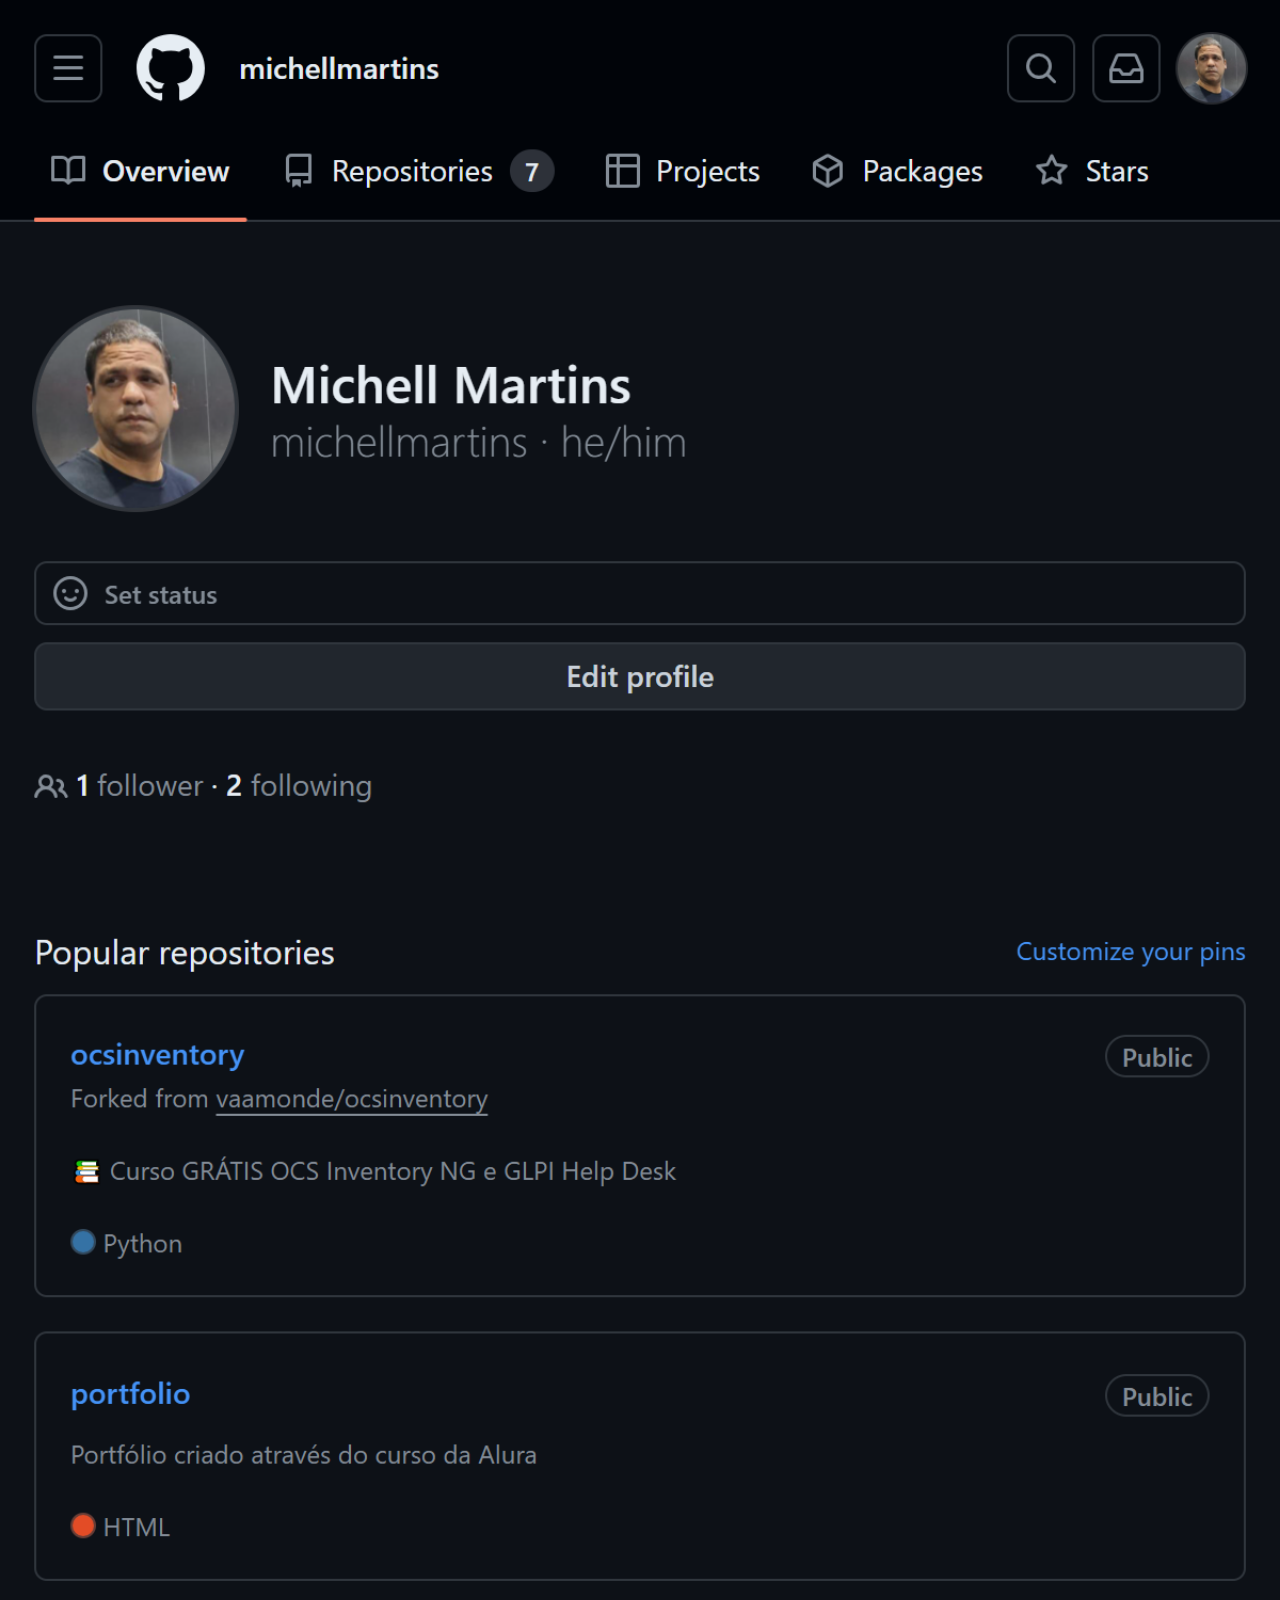
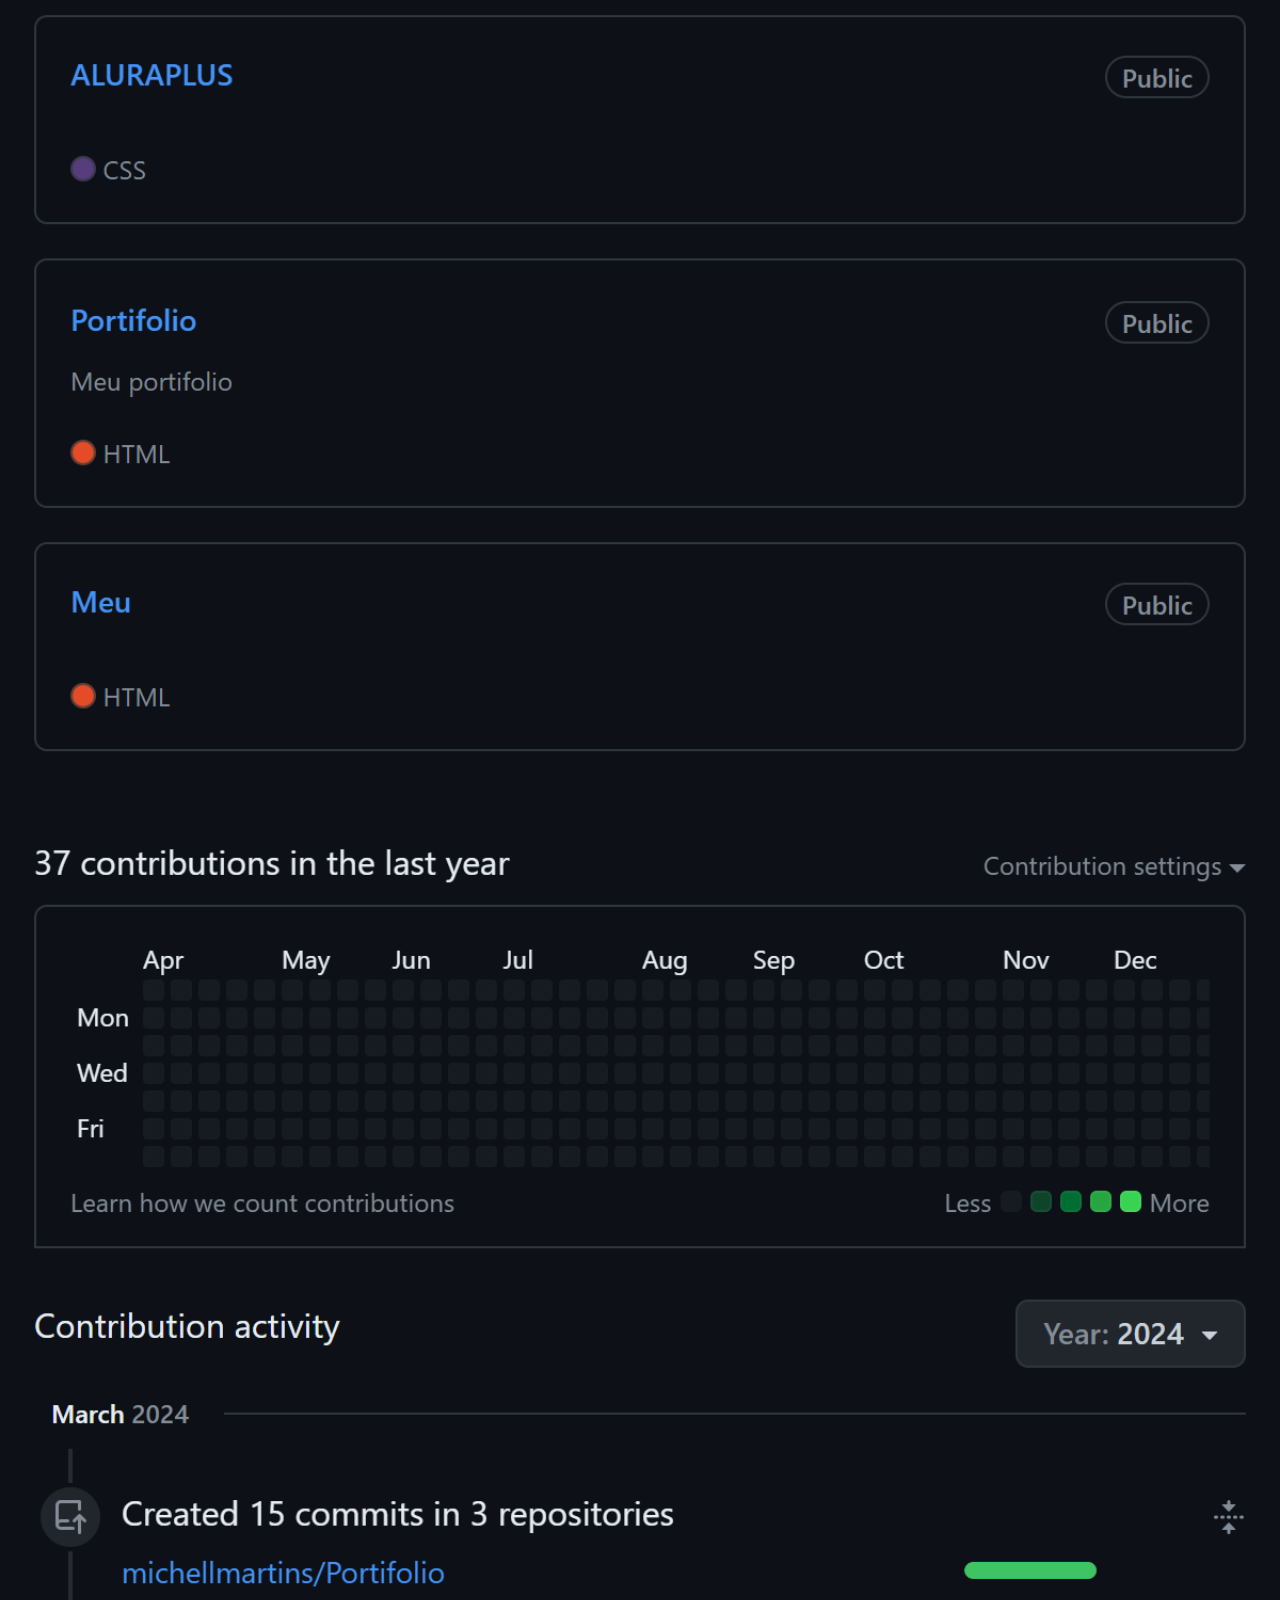
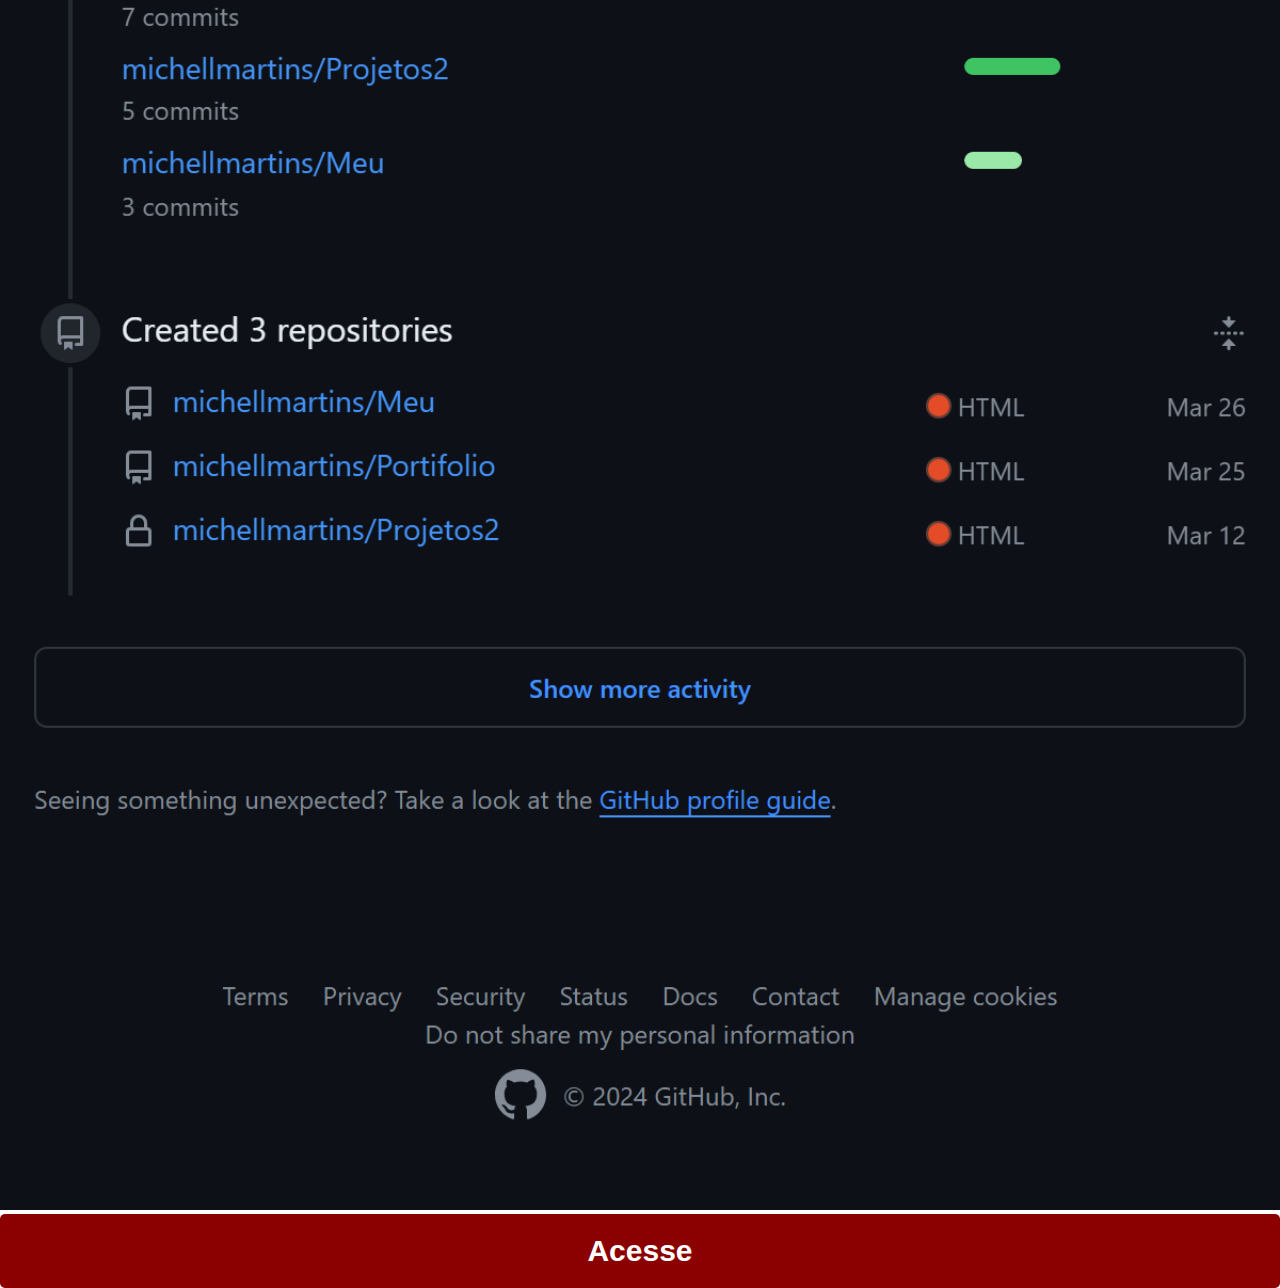
<file: github.html>
<!DOCTYPE html>
<html lang="pt-br">
<head>
    <meta charset="UTF-8">
    <meta name="viewport" content="width=device-width, initial-scale=1.0">
    <title>Git Hub</title>
    <link rel="stylesheet" href="estilo\social.css">
</head>
<body>
    <img src="imagens/tela-github.png" alt="tela-linkedin">
    <a href="https://github.com/michellmartins" target="_blank"> Acesse</a>
    
</body>
</html>
</file>
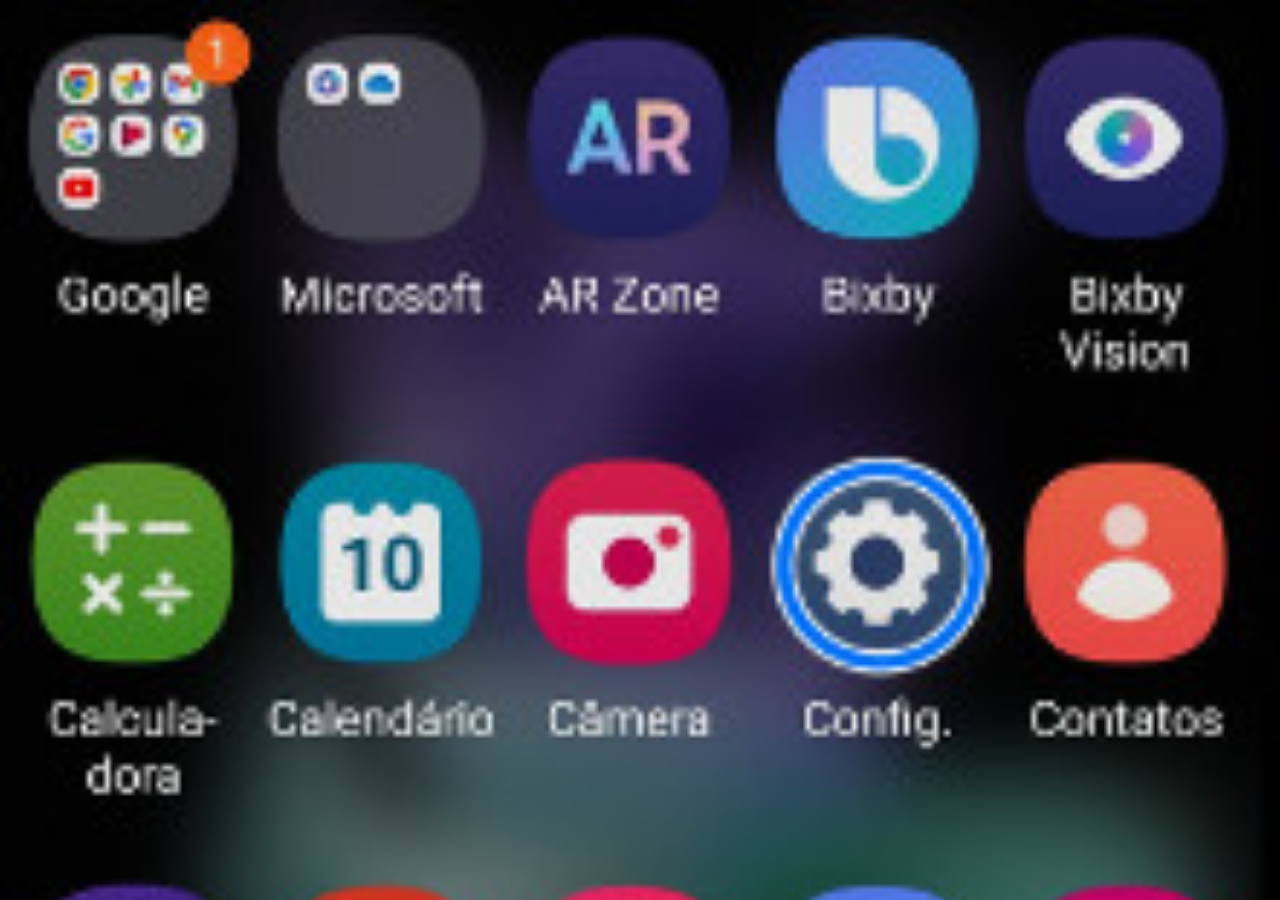
<file: home.html>
<!DOCTYPE html>
<html lang="pt-br">
<head>
    <meta charset="UTF-8">
    <meta name="viewport" content="width=device-width, initial-scale=1.0">
    <title>Home</title>
    <style>
        *{
            margin: 0;
            padding: 0;
        }

        body {
            height: 100vh;
            width: 100vw;
            background: black url(imagens/tela-home2.jpg) no-repeat top center;
            background-size: cover;
        }
    </style>
</head>
<body>
    
</body>
</html>
</file>
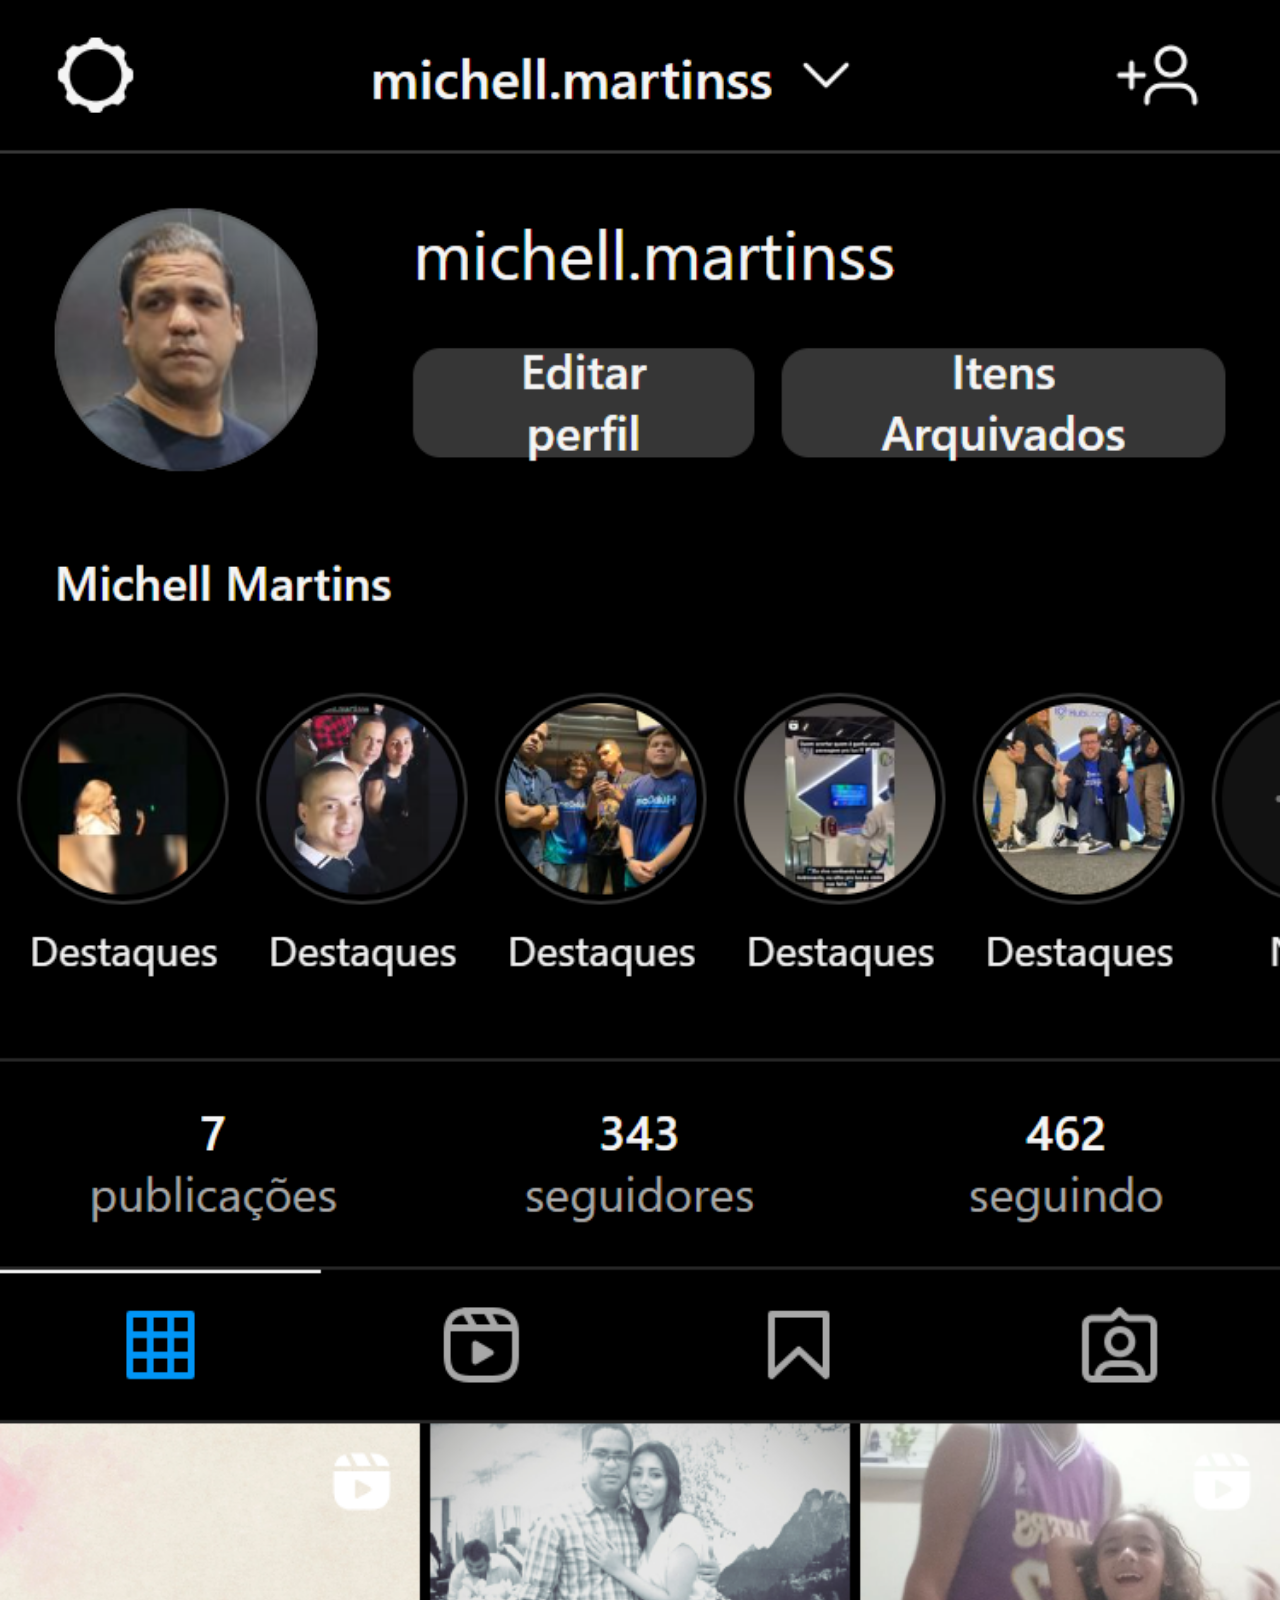
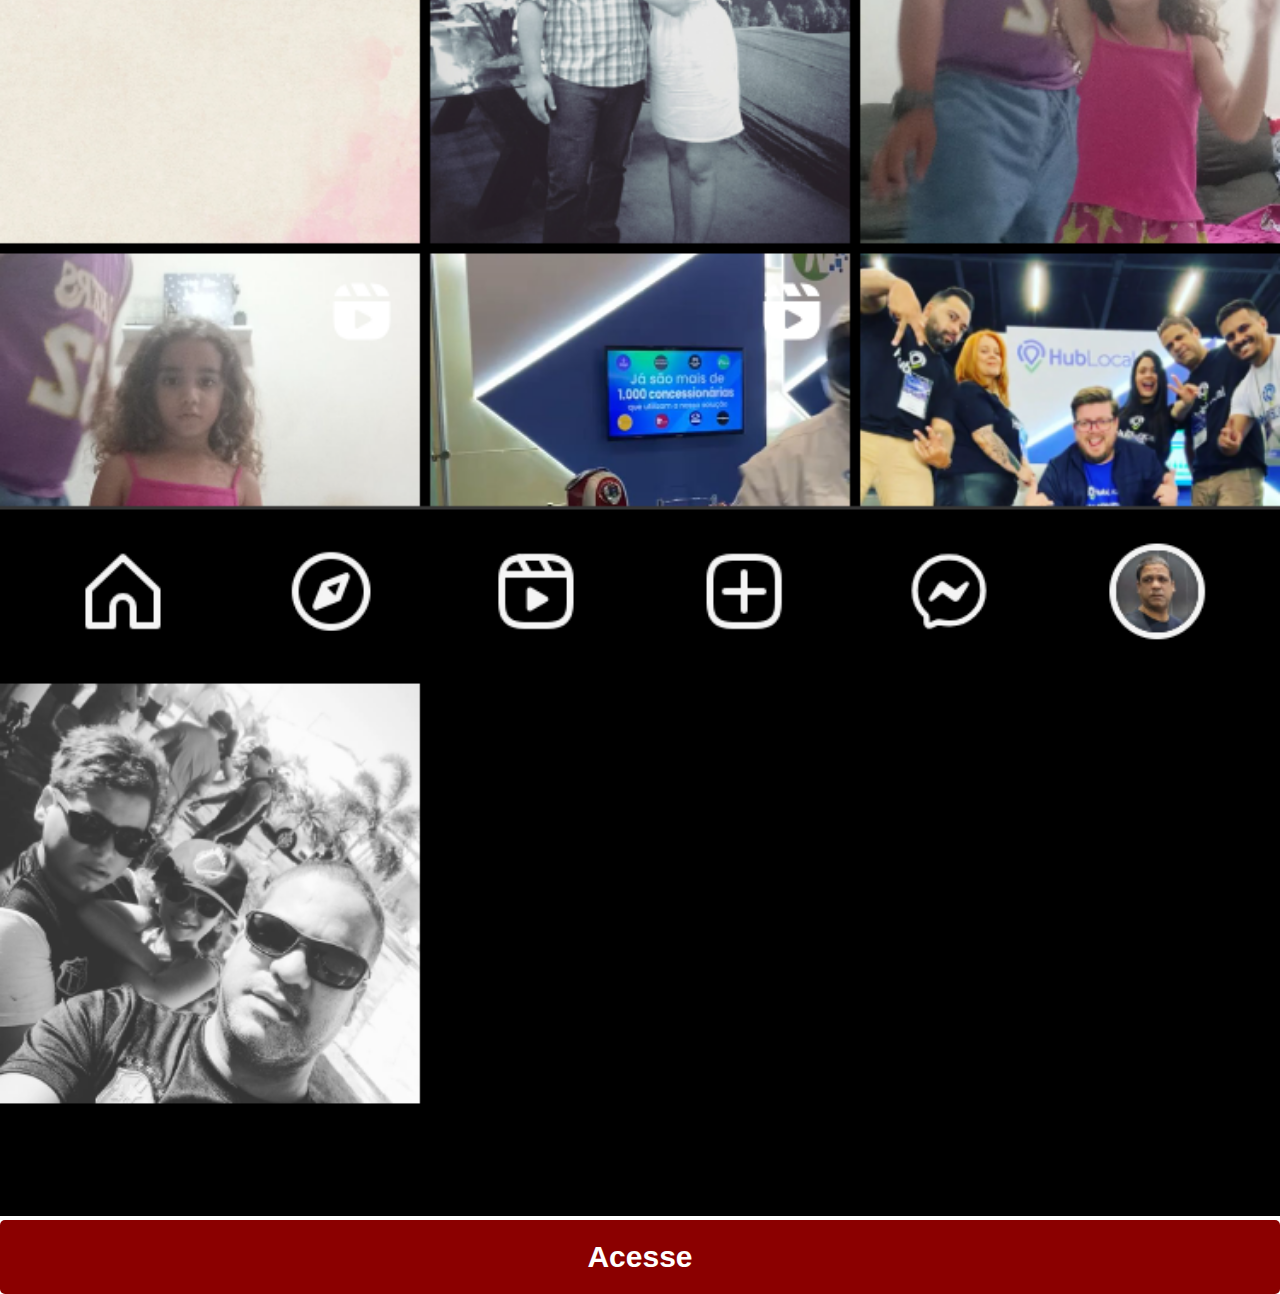
<file: instagram.html>
<!DOCTYPE html>
<html lang="pt-br">
<head>
    <meta charset="UTF-8">
    <meta name="viewport" content="width=device-width, initial-scale=1.0">
    <title>Instagram</title>
    <link rel="stylesheet" href="estilo\social.css">
</head>
<body>
    <img src="imagens/tela-instagram.png" alt="tela-instagram">
    <a href="https://www.instagram.com/michell.martinss/" target="_blank"> Acesse</a>
    
</body>
</html>
</file>
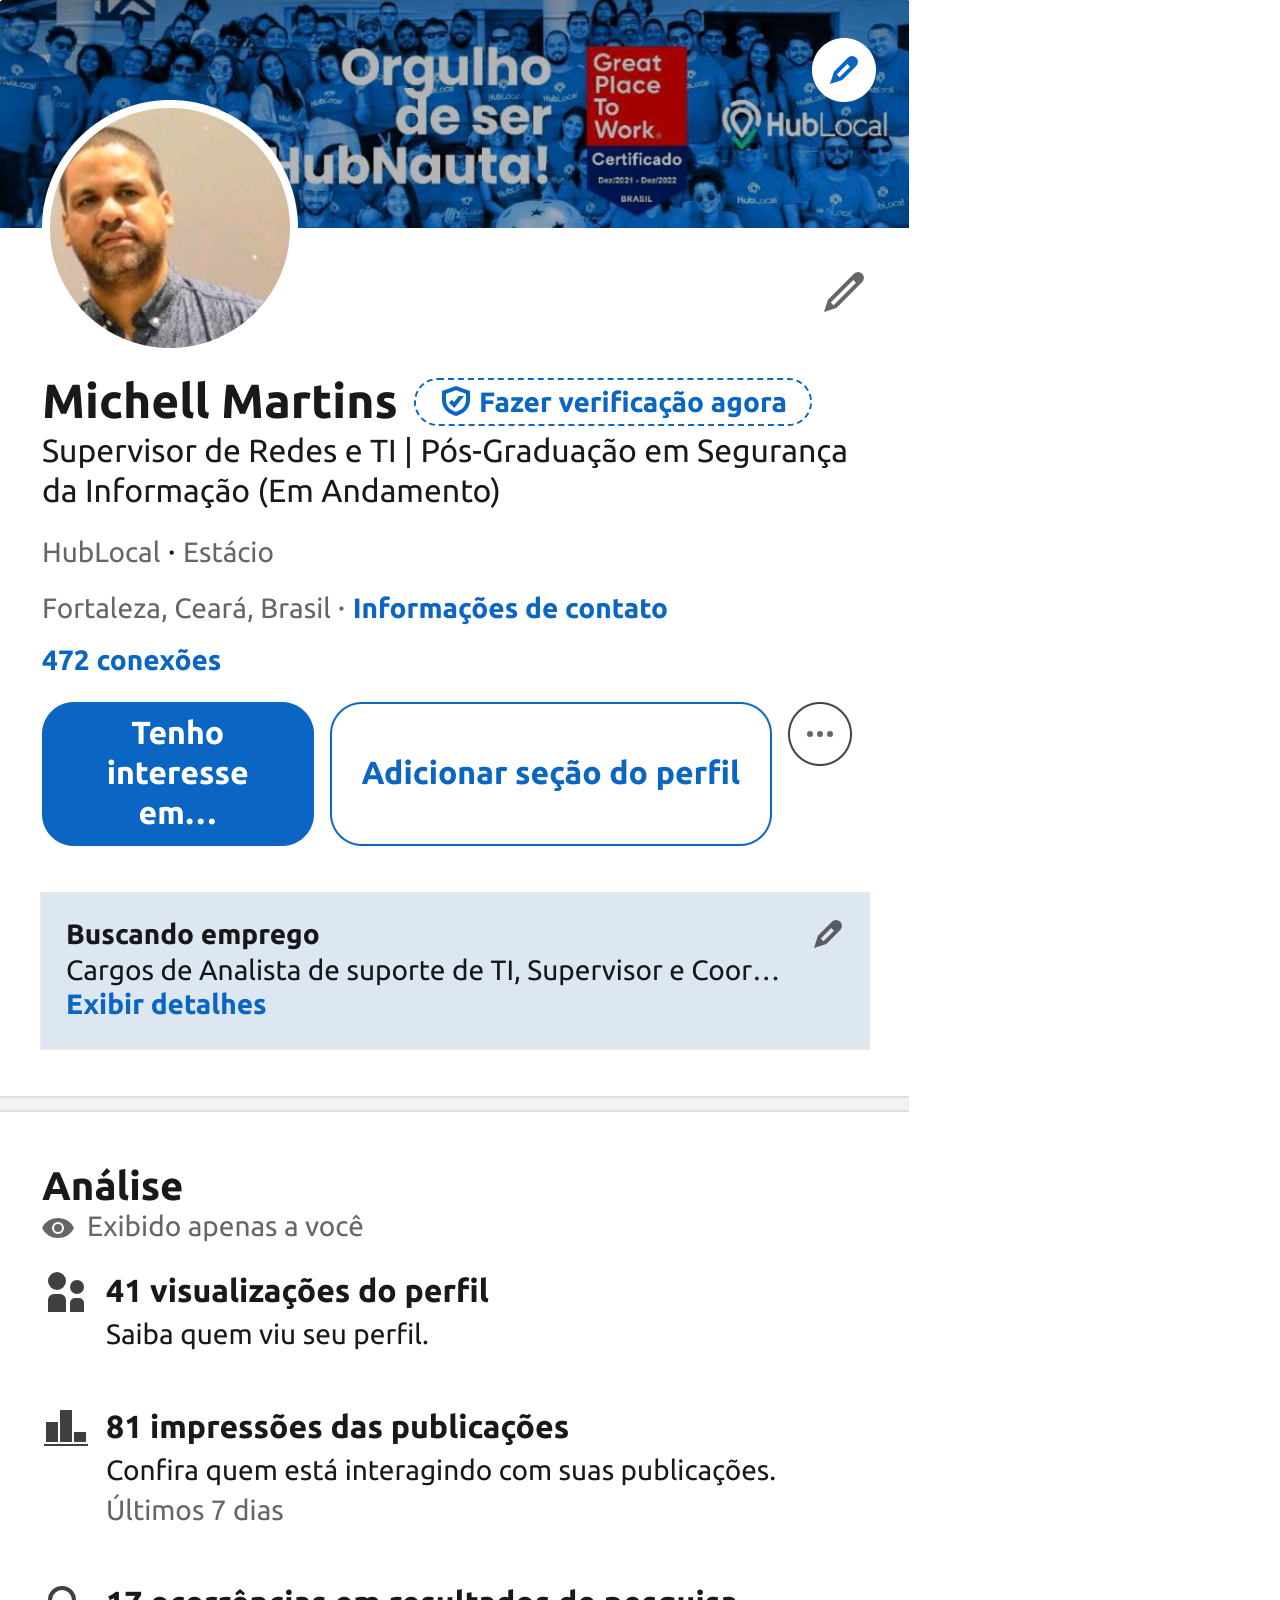
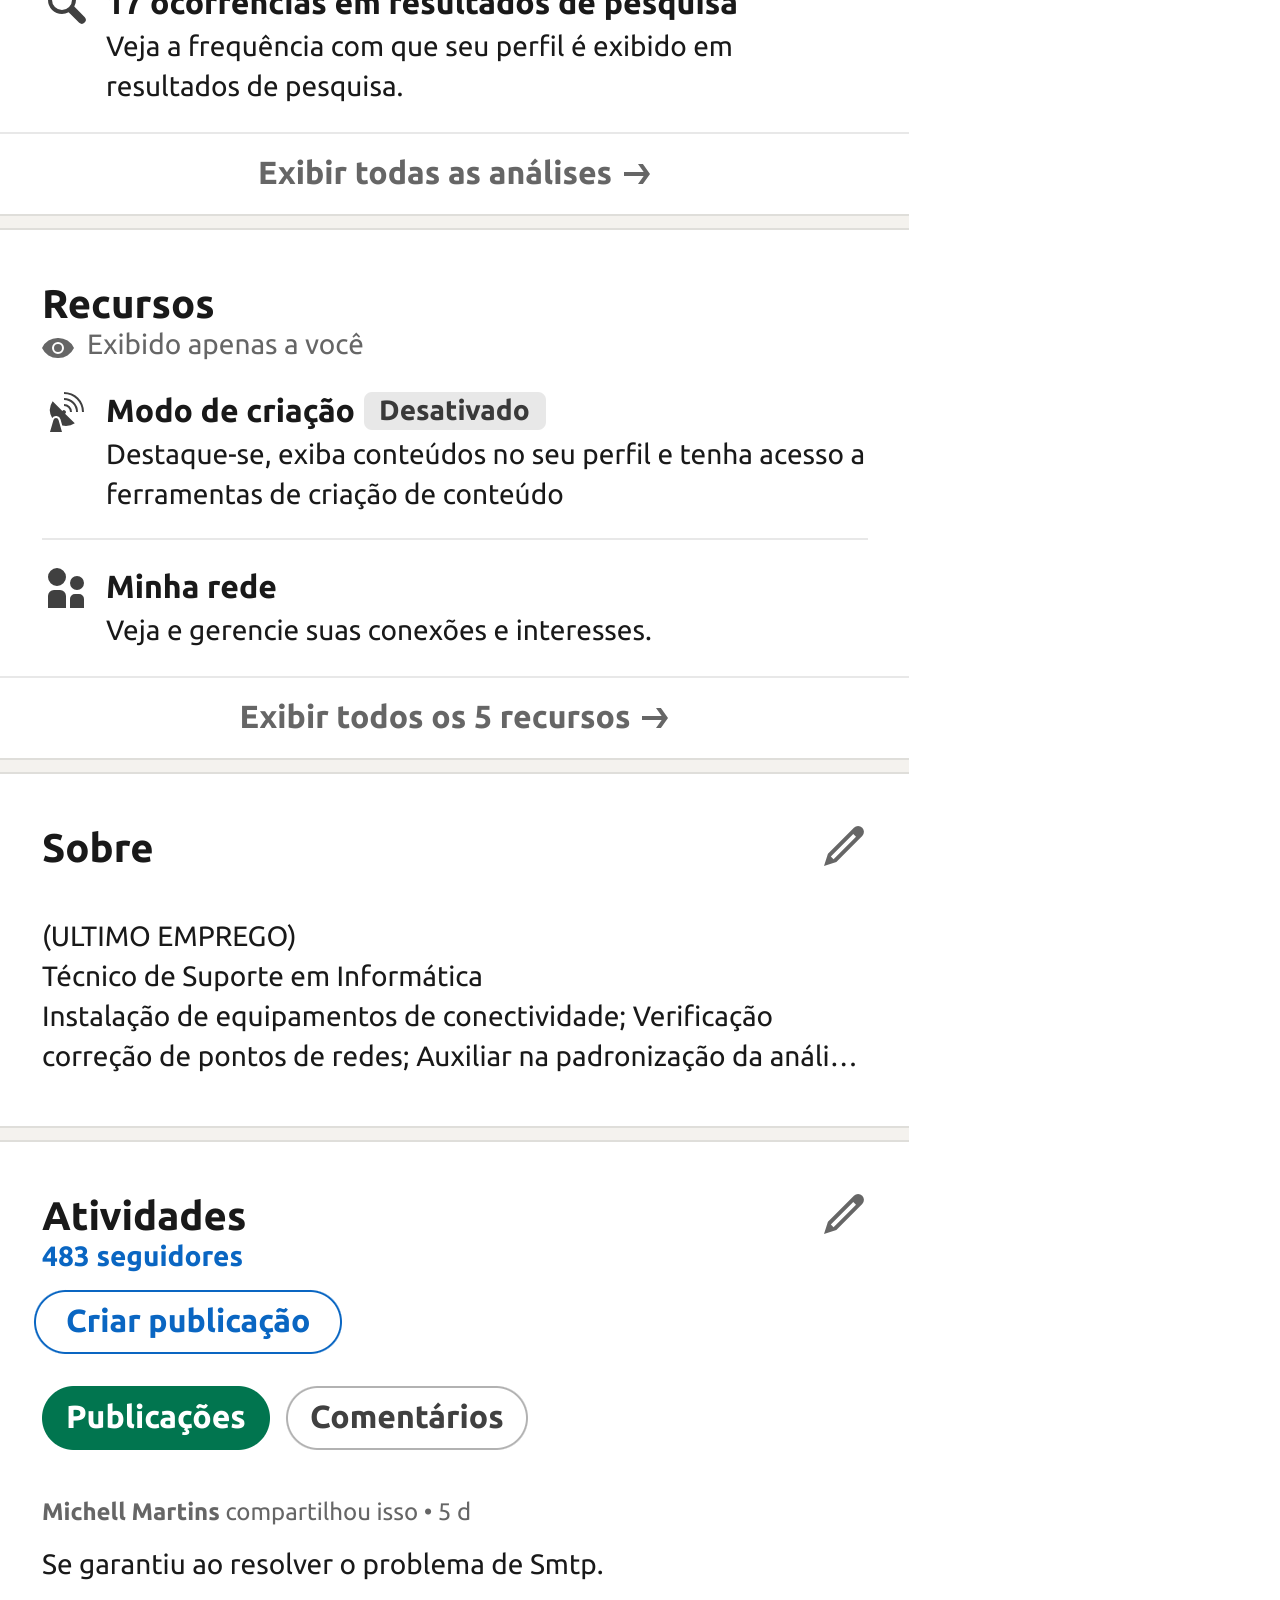
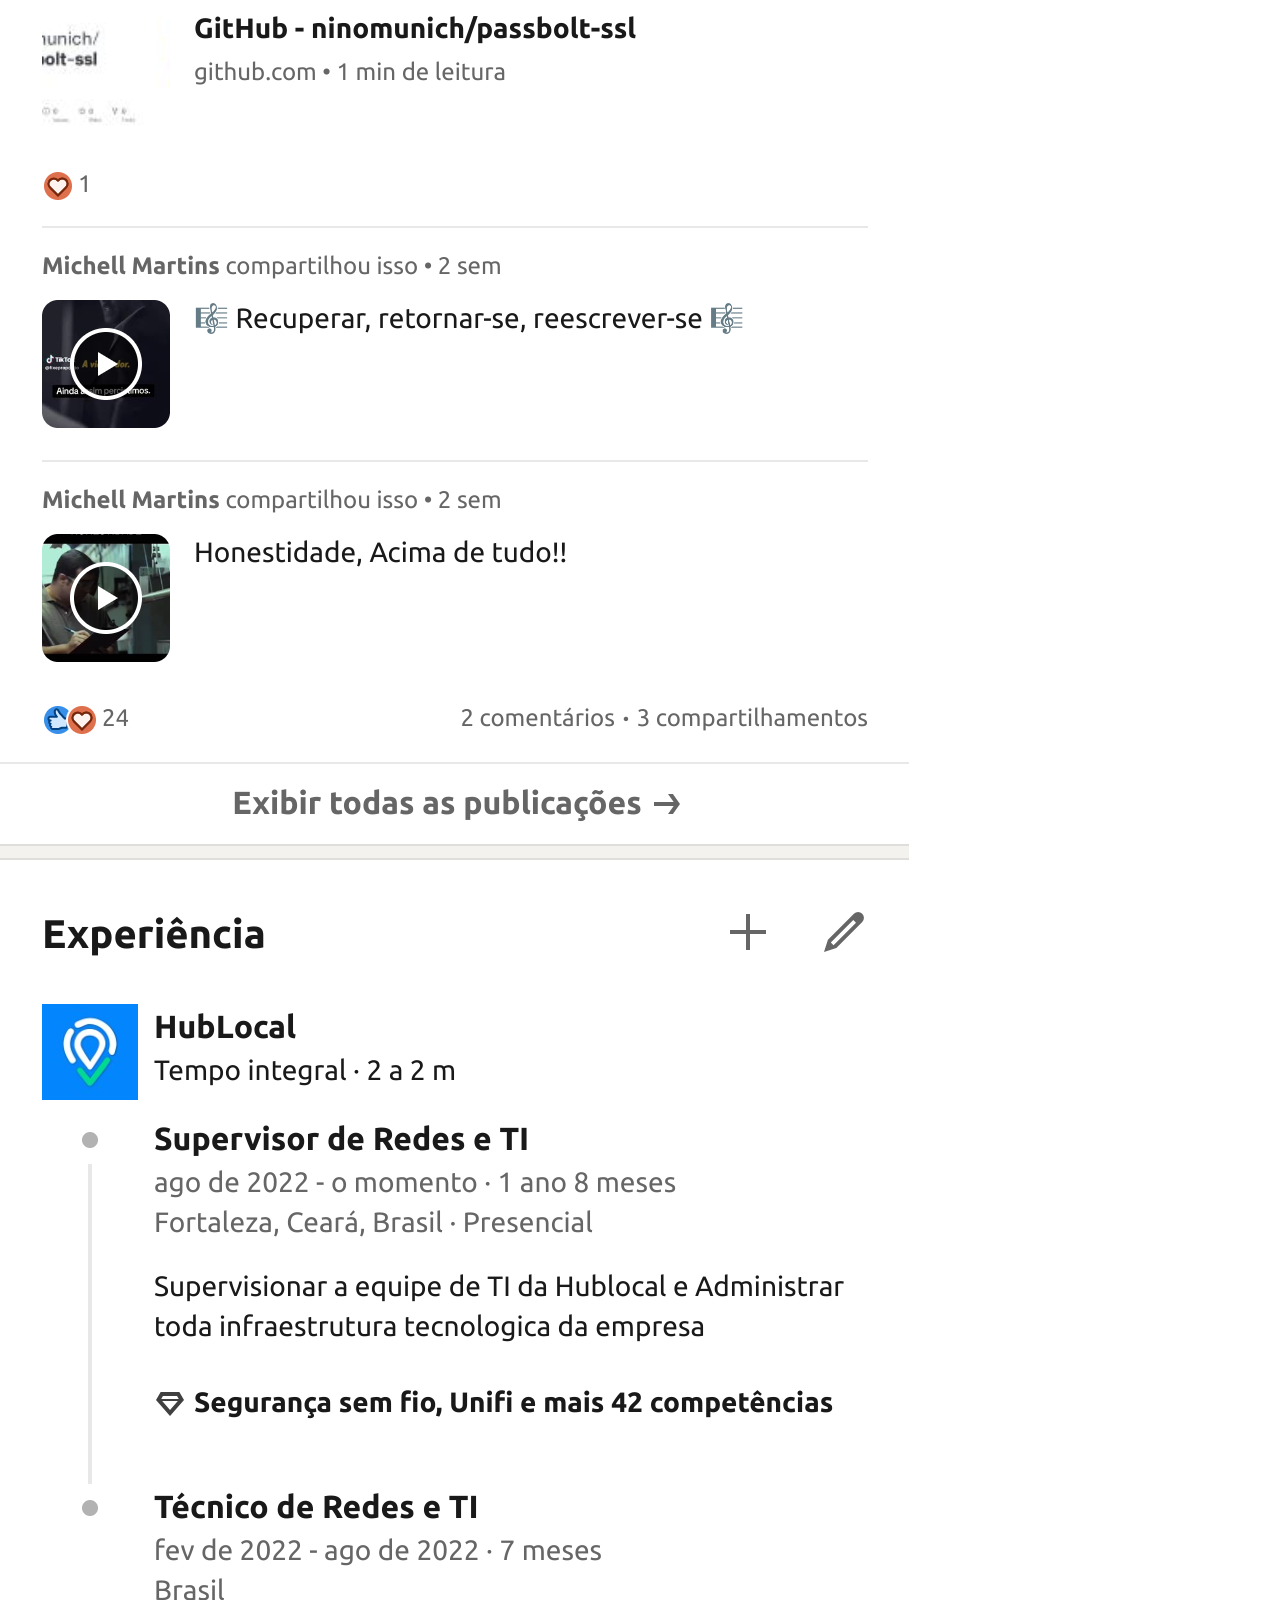
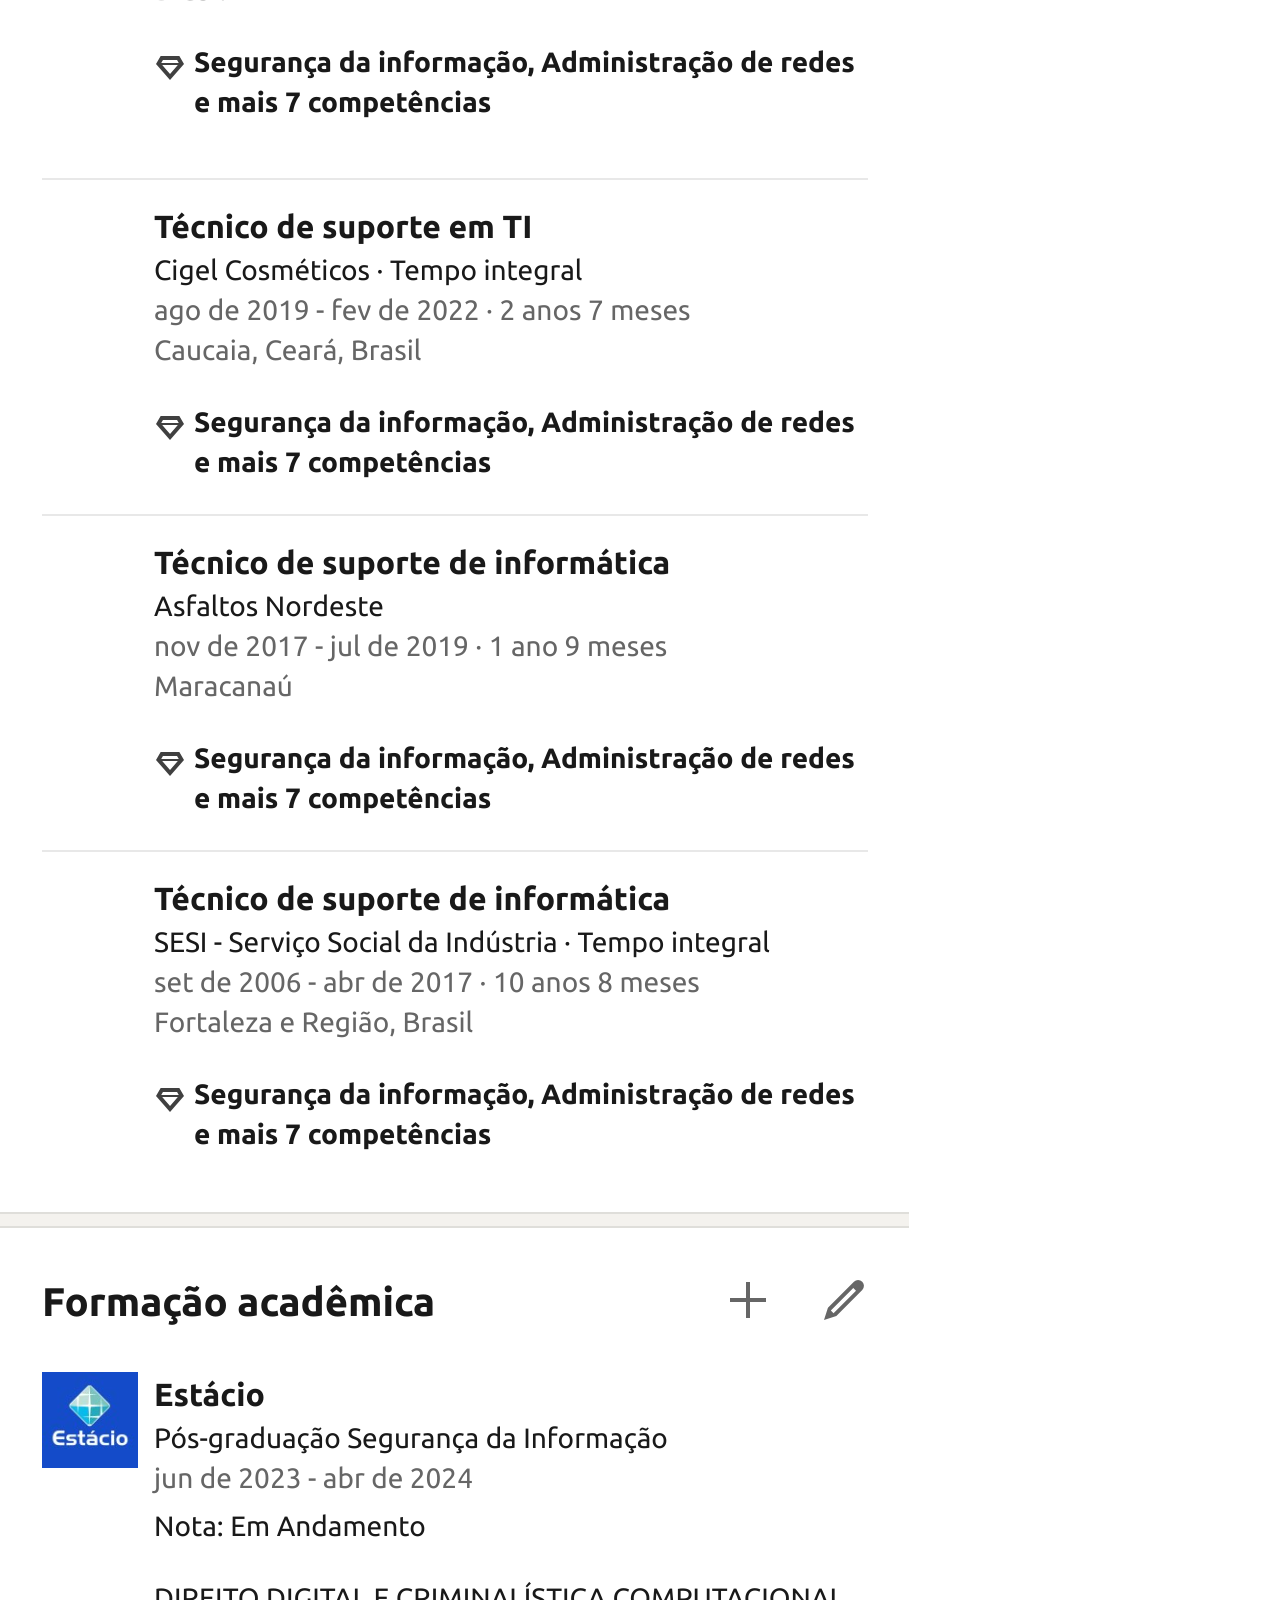
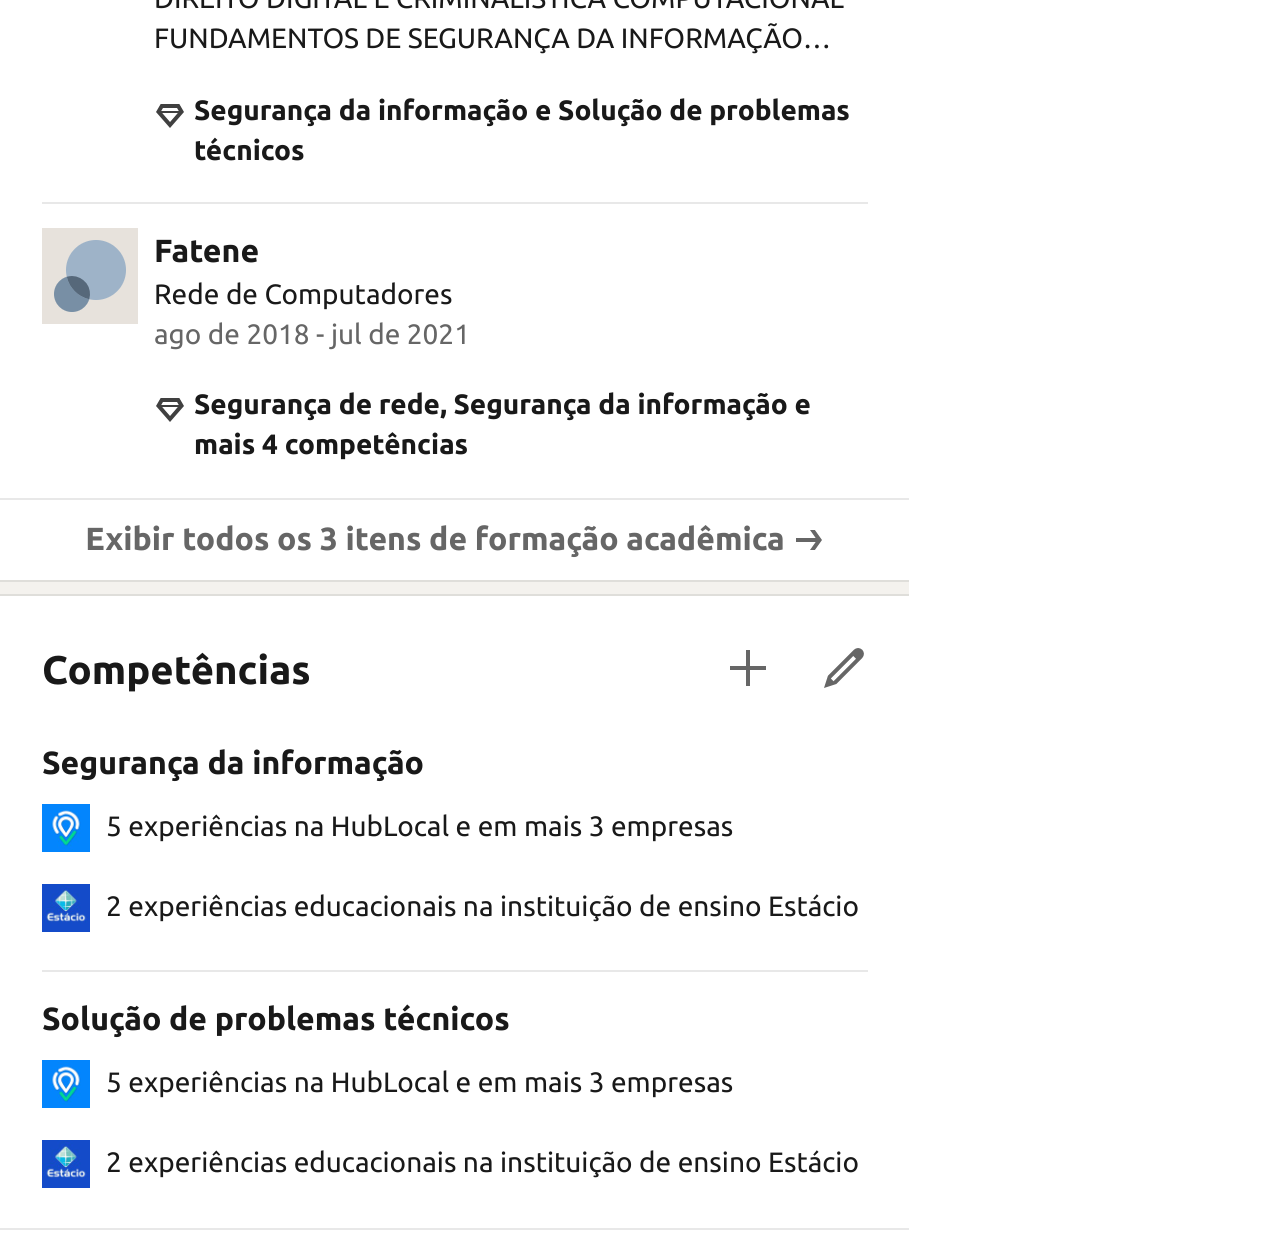
<file: linkedin.html>
<!DOCTYPE html>
<html lang="pt-br">
<head>
    <meta charset="UTF-8">
    <meta name="viewport" content="width=device-width, initial-scale=1.0">
    <title>Linkedin</title>

    <style>
        *{
            margin: 0;
            padding: 0;
        }
        body {
            webkit-sc
        }

    </style>
</head>
<body>
    <img src="imagens/tela-linkedin.png" alt="tela-linkedin">
    
</body>
</html>
</file>
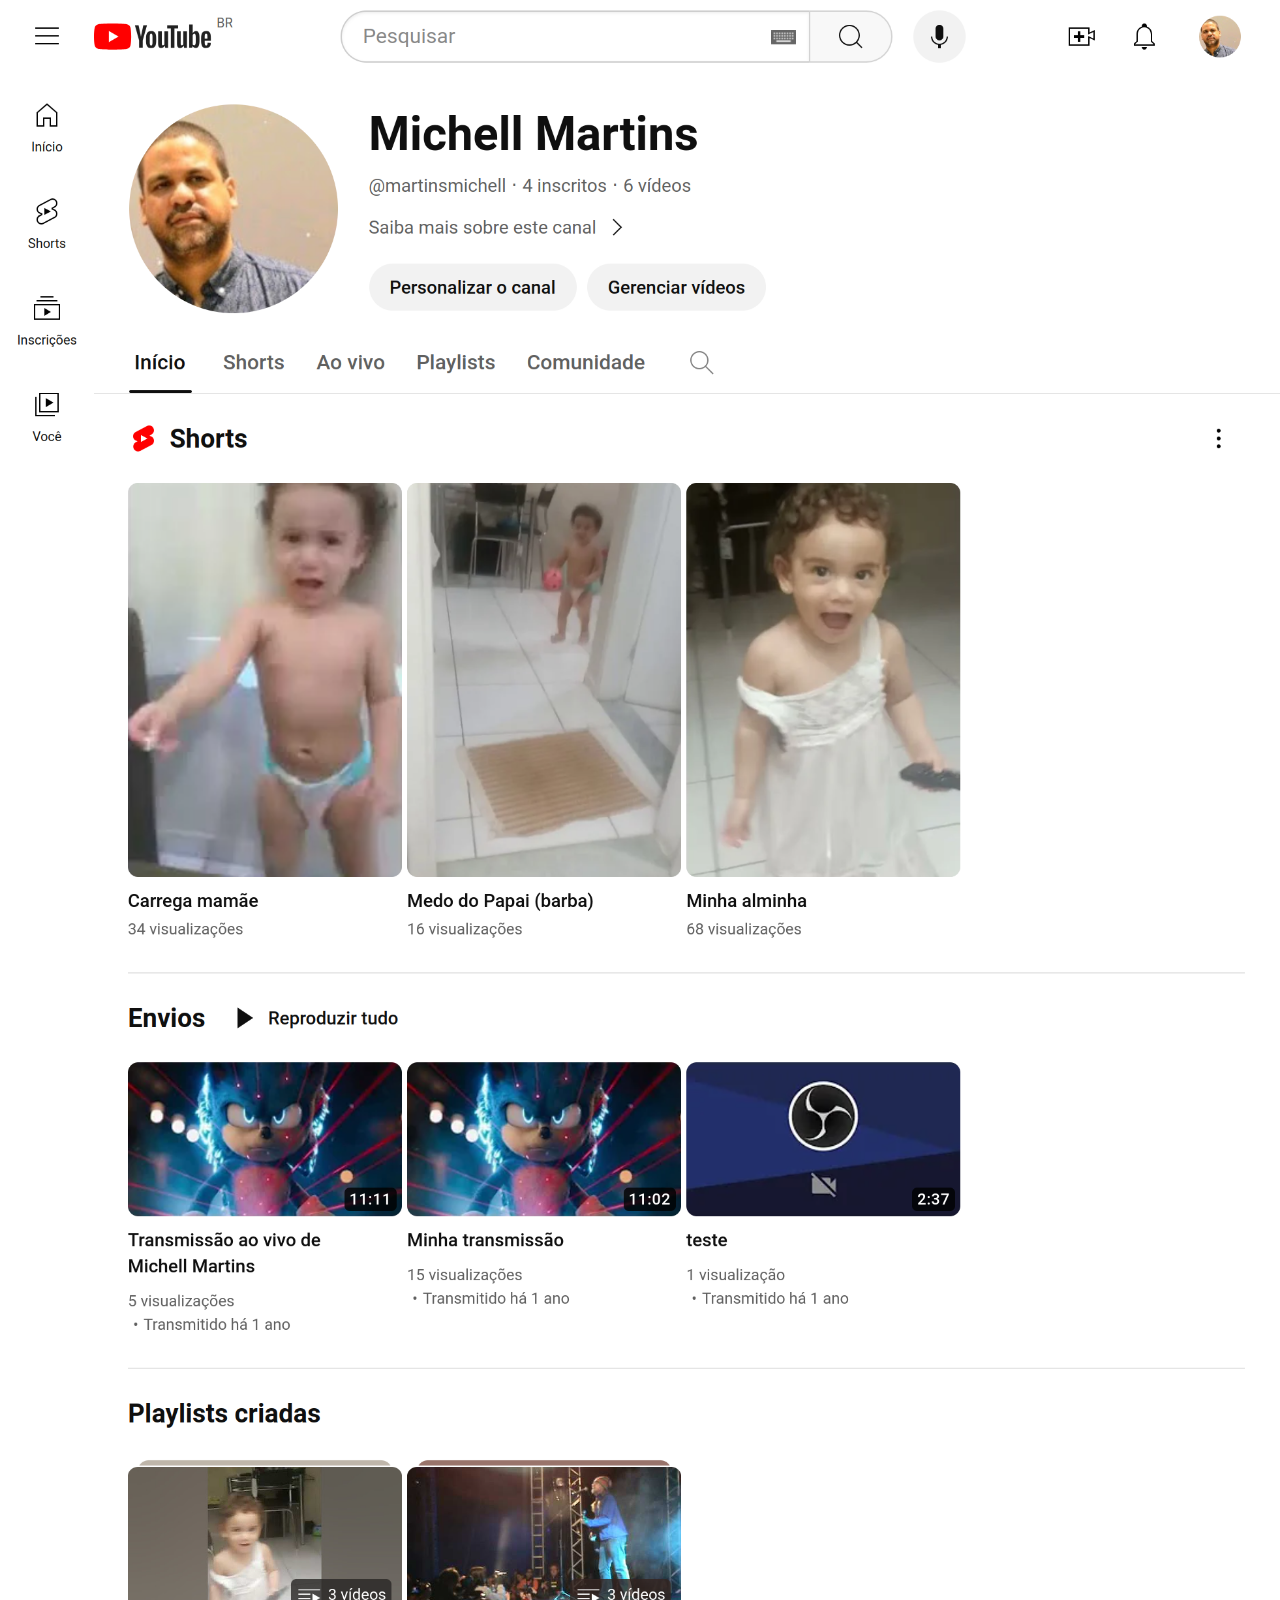
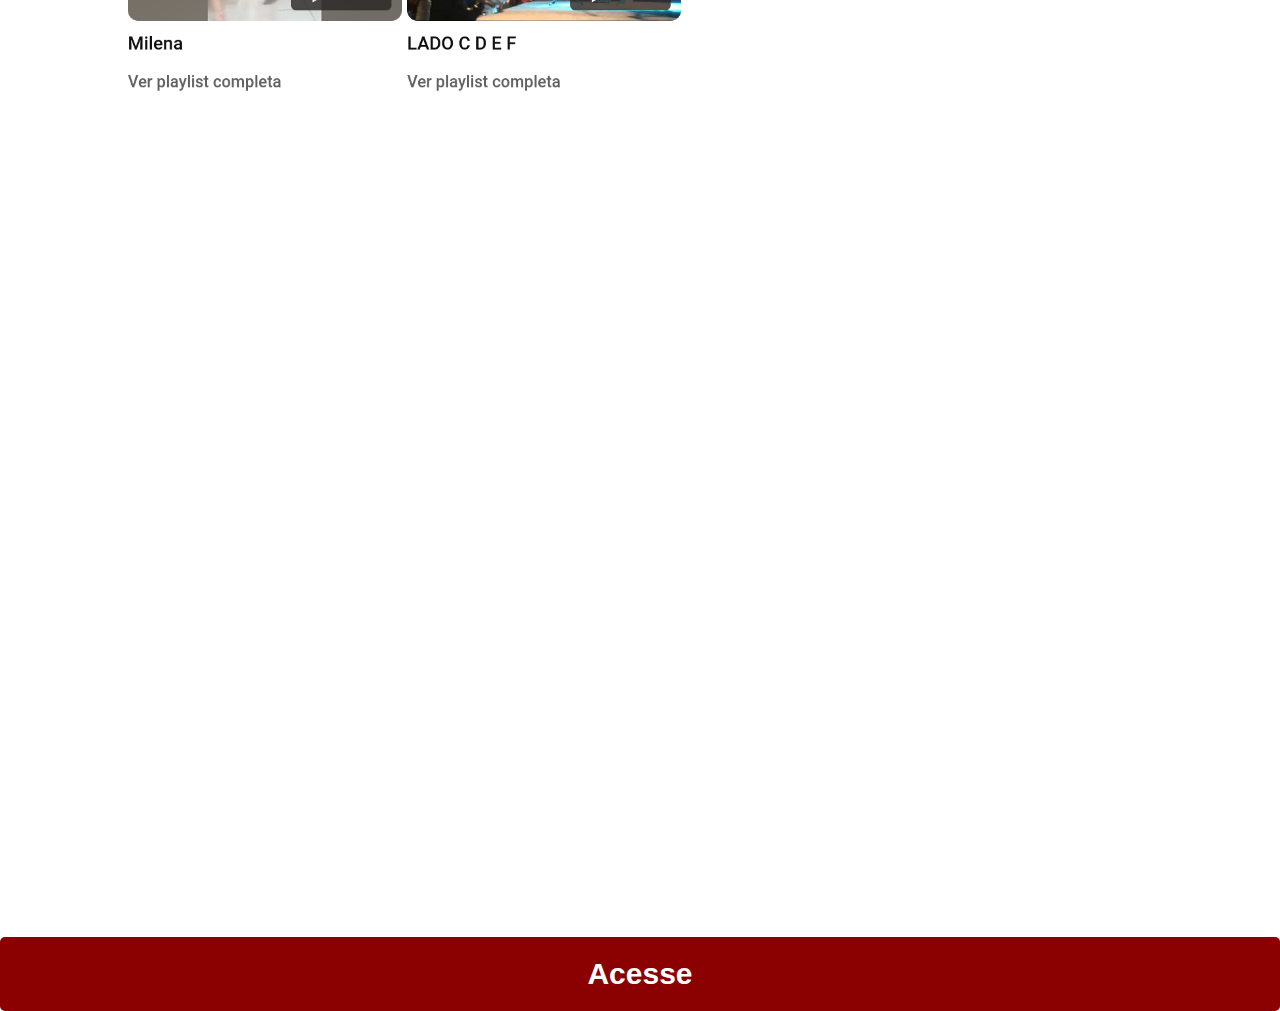
<file: youtube.html>
<!DOCTYPE html>
<html lang="pt-br">
<head>
    <meta charset="UTF-8">
    <meta name="viewport" content="width=device-width, initial-scale=1.0">
    <title>Youtube</title>
    <link rel="stylesheet" href="estilo\social.css">
</head>
<body>
    <img src="imagens/tela-youtube.png" alt="tela-youtube">
    <a href="https://www.youtube.com/channel/UC508lmRS9bH4tU0H5Bjb9hg" target="_blank"> Acesse</a>
    
</body>
</html>
</file>
